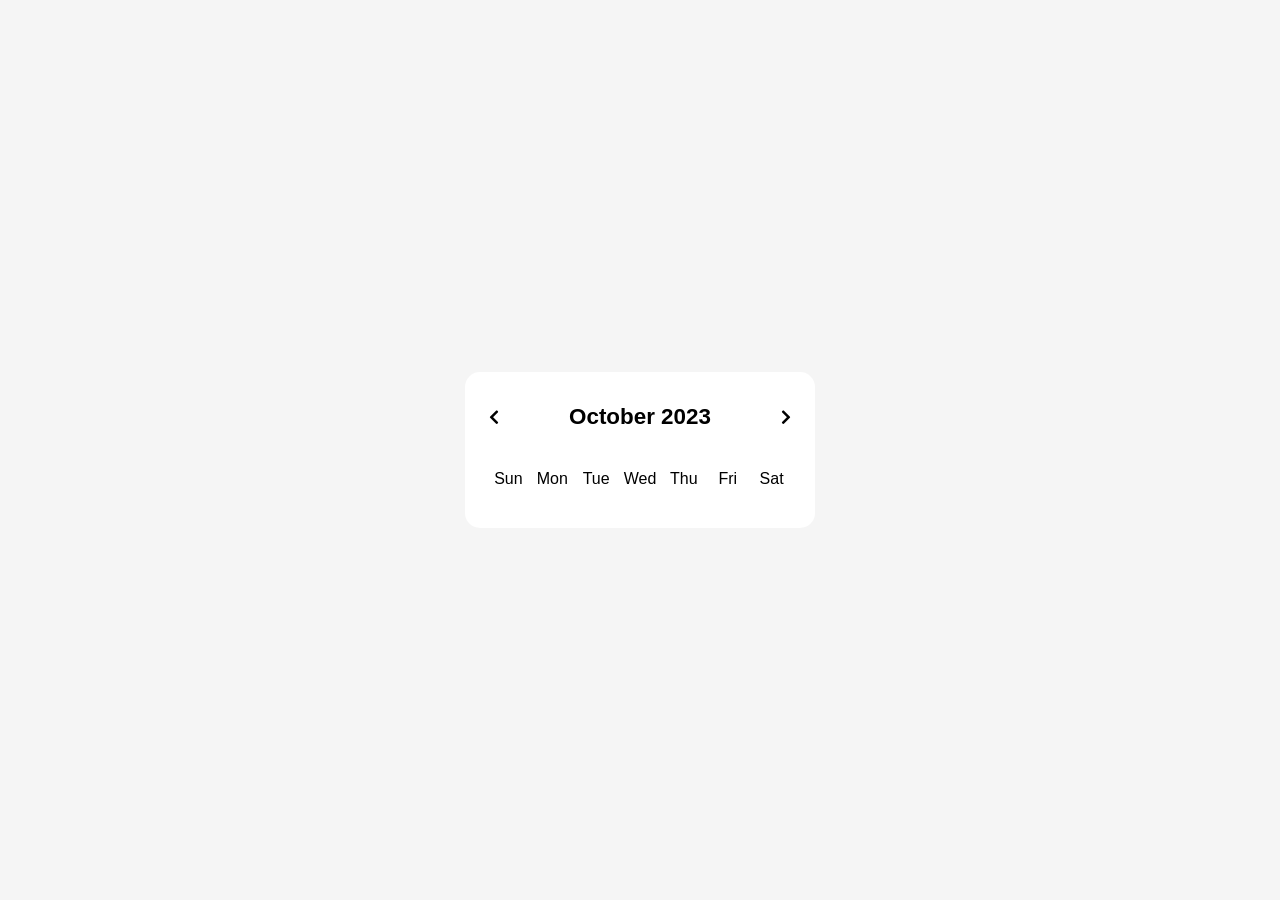
<file: calendar/index.html>
<!doctype html>
<html lang="en">
  <head>
    <meta charset="UTF-8" />
    <meta name="viewport" content="width=device-width, initial-scale=1.0" />
    <title>Button Design</title>
    <link
      rel="stylesheet"
      href="https://cdnjs.cloudflare.com/ajax/libs/font-awesome/5.15.4/css/all.min.css"
    />
    <link rel="stylesheet" href="styles.css" />
    <script src="script.js" defer></script>
  </head>
  <body>
    <div class="wrapper">
      <div class="cal-container">
        <header class="cal-header">
          <i class="fas fa-chevron-left"></i>
          <h2 class="cal-date">October 2023</h2>
          <i class="fas fa-chevron-right"></i>
        </header>

        <div class="cal-body">
          <div class="cal-week">
            <div>Sun</div>
            <div>Mon</div>
            <div>Tue</div>
            <div>Wed</div>
            <div>Thu</div>
            <div>Fri</div>
            <div>Sat</div>
          </div>

          <div class="cal-days">
            <!-- Days will be generated here -->
          </div>
        </div>
      </div>
    </div>
  </body>
</html>
</file>
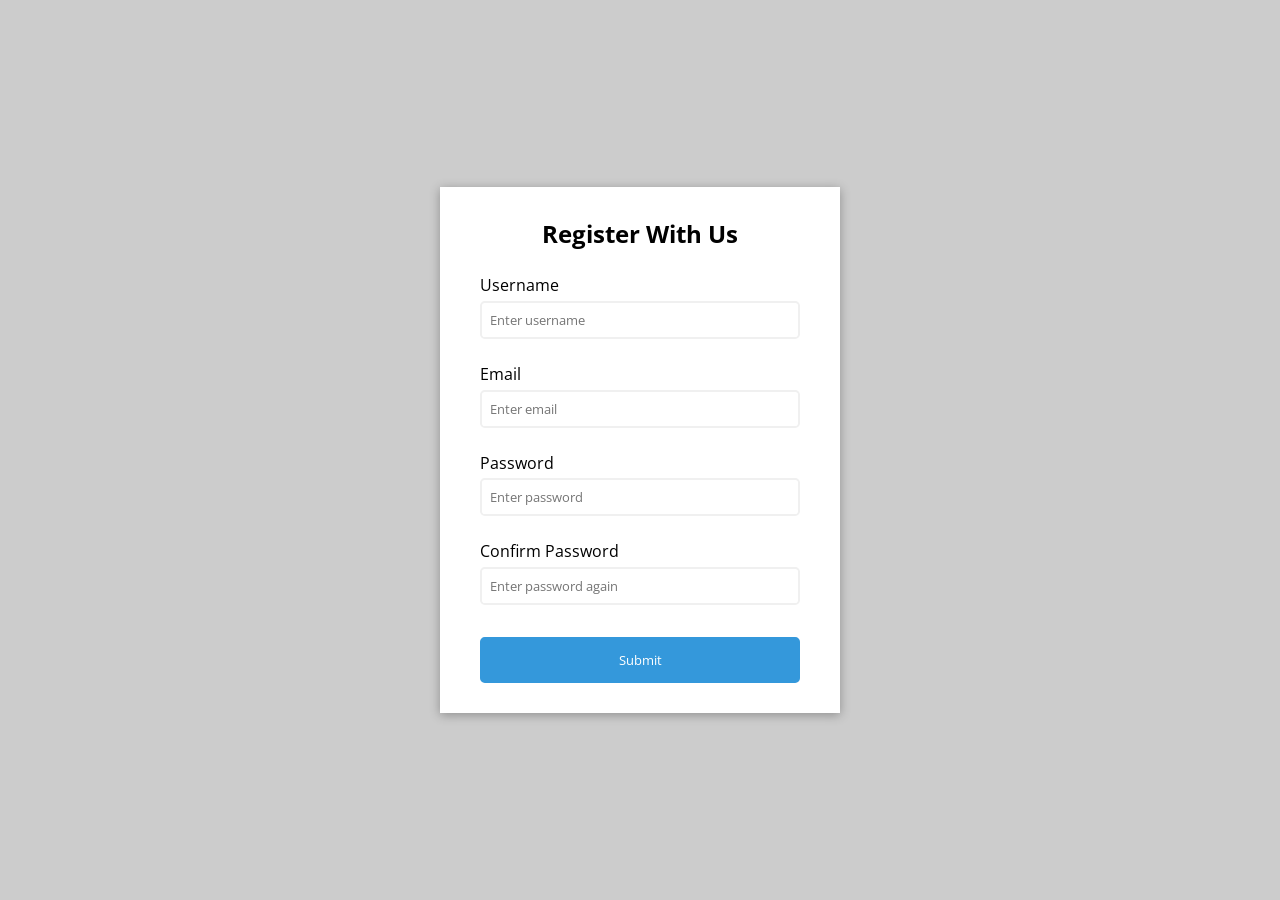
<file: login-form/index.html>
<!doctype html>
<html lang="en">
  <head>
    <meta charset="UTF-8" />
    <meta name="viewport" content="width=device-width, initial-scale=1.0" />
    <title>Form Validator</title>
    <link rel="stylesheet" href="styles.css" />
    <link rel="preconnect" href="https://fonts.googleapis.com" />
    <link rel="preconnect" href="https://fonts.gstatic.com" crossorigin />
    <link
      href="https://fonts.googleapis.com/css2?family=Open+Sans:ital,wght@0,300..800;1,300..800&display=swap"
      rel="stylesheet"
    />
    <script src="script.js" defer></script>
  </head>
  <body>
    <div class="container">
      <form id="form">
        <h1 id="title">Register With Us</h1>

        <div class="box">
          <label for="username">Username</label>
          <input
            name="username"
            id="username"
            type="text"
            placeholder="Enter username"
          />
          <span class="error-message"></span>
        </div>

        <div class="box">
          <label for="email">Email</label>
          <input
            name="email"
            id="email"
            type="email"
            placeholder="Enter email"
          />
          <span class="error-message"></span>
        </div>

        <div class="box">
          <label for="password">Password</label>
          <input
            name="password"
            id="password"
            type="password"
            placeholder="Enter password"
          />
          <span class="error-message"></span>
        </div>

        <div class="box">
          <label for="password-conf">Confirm Password</label>
          <input
            name="password-conf"
            id="password-conf"
            type="password"
            placeholder="Enter password again"
          />
          <span class="error-message"></span>
        </div>

        <div class="submit-btn">
          <input id="submit" type="submit" />
        </div>
      </form>
    </div>
  </body>
</html>
</file>
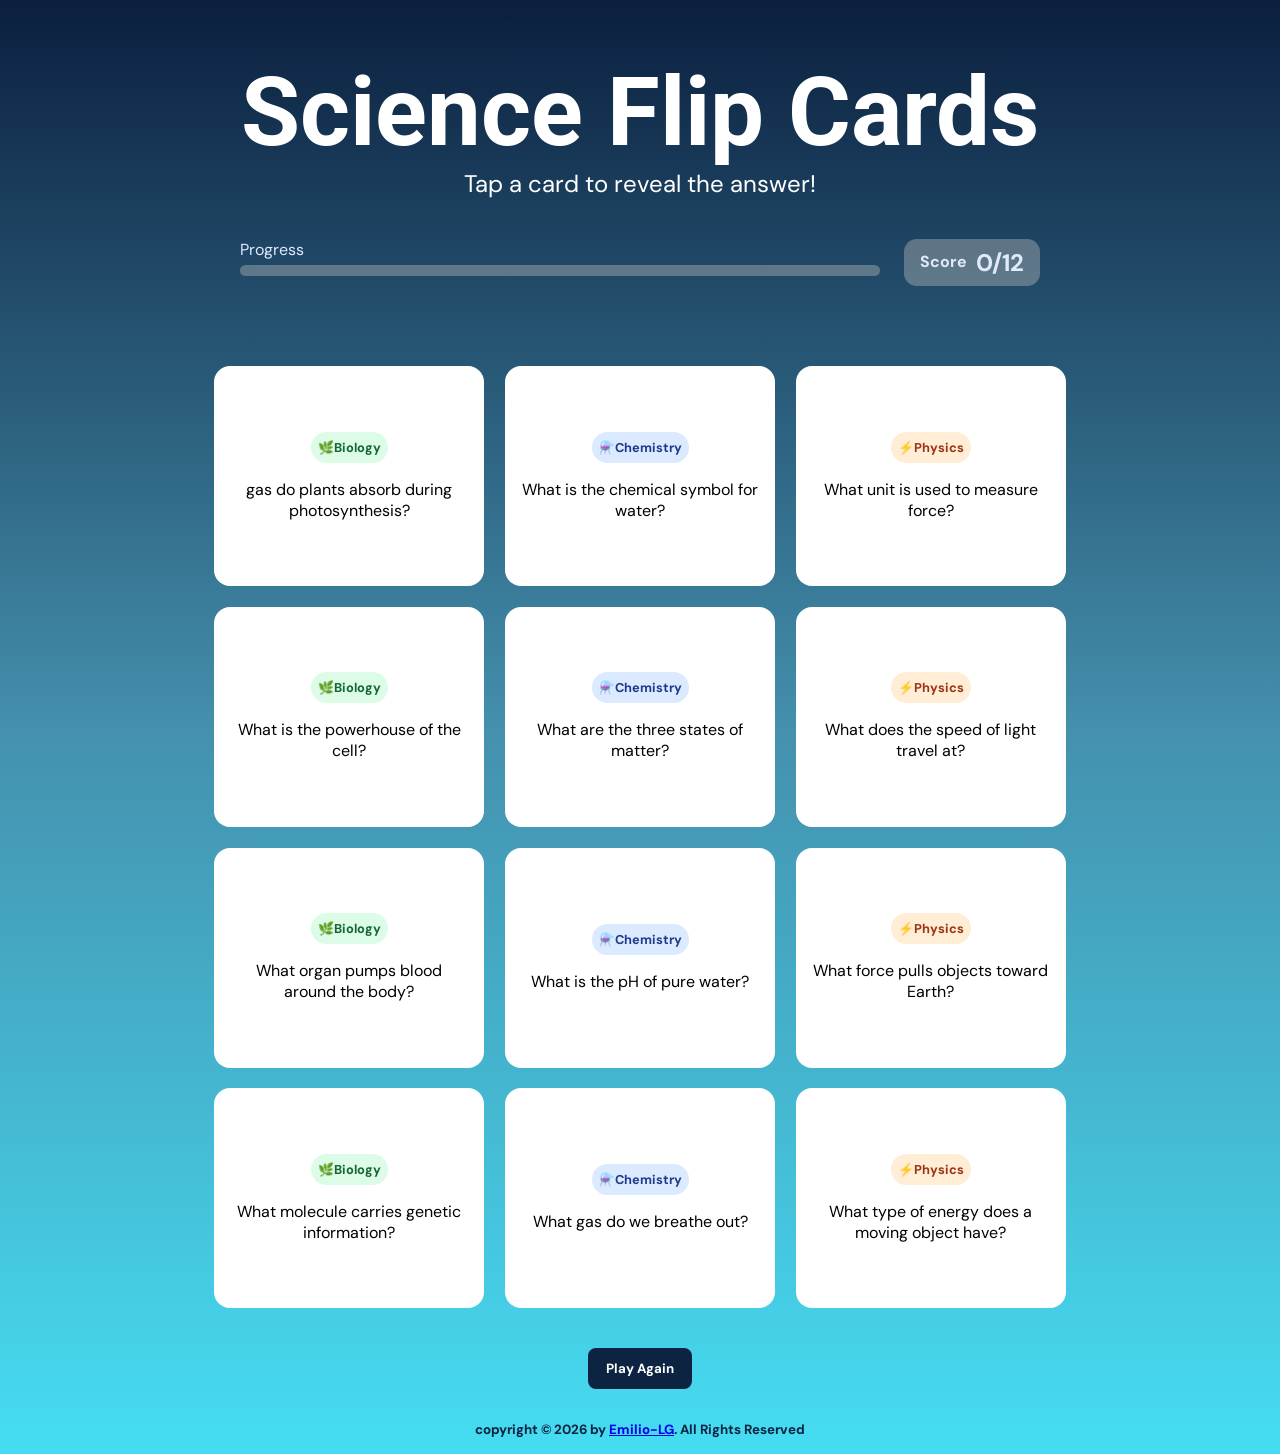
<file: Science-Flip-Cards/index.html>
<!doctype html>
<html lang="en">
  <head>
    <meta charset="UTF-8" />
    <meta name="viewport" content="width=device-width, initial-scale=1.0" />
    <title>Science Flip Cards</title>
    <link rel="stylesheet" href="styles.css" />
    <script src="script.js" defer></script>
    <link rel="preconnect" href="https://fonts.googleapis.com" />
    <link rel="preconnect" href="https://fonts.gstatic.com" crossorigin />
    <link
      href="https://fonts.googleapis.com/css2?family=DM+Sans:ital,opsz,wght@0,9..40,100..1000;1,9..40,100..1000&family=Roboto:ital,wght@0,100..900;1,100..900&display=swap"
      rel="stylesheet"
    />
  </head>
  <body>
    <form class="flip-card-form">
      <header class="header-form">
        <h1 id="title">Science Flip Cards</h1>
        <span id="sub-title">Tap a card to reveal the answer!</span>
      </header>

      <main class="main-form">
        <header class="tracker">
          <div class="progress">
            <span class="progress-title">Progress</span>
            <div class="bar">
              <div id="progress-bar"></div>
            </div>
          </div>

          <div class="score">
            <span class="score-title">Score</span>
            <span class="score-number">
              <span class="real-score">0</span>/<span class="cards-number"
                >12</span
              >
            </span>
          </div>
        </header>

        <div class="grid-cards">
          <div class="card">
            <div id="flip-1" class="grid-item recto">
              <p class="category bio">🌿Biology</p>
              <span class="item-text">
                gas do plants absorb during photosynthesis?
              </span>
            </div>

            <div class="grid-item verso back">
              <div class="span answer">Carbon dioxide (CO<sub>2</sub>)</div>
              <div class="btns">
                <span class="btn check">Got it! ✅</span>
                <span class="btn read">Not yet ❌</span>
              </div>
            </div>
          </div>

          <div class="card">
            <div id="flip-2" class="grid-item recto">
              <p class="category chem">⚗️Chemistry</p>
              <p class="item-text">What is the chemical symbol for water?</p>
            </div>
            <div class="grid-item verso">
              <div class="span answer">H<sub>2</sub>O</div>
              <div class="btns">
                <span class="btn check">Got it! ✅</span>
                <span class="btn read">Not yet ❌</span>
              </div>
            </div>
          </div>

          <div class="card">
            <div id="flip-3" class="grid-item recto">
              <p class="category phy">⚡Physics</p>
              <div class="item-text">What unit is used to measure force?</div>
            </div>
            <div class="grid-item verso">
              <div class="span answer">Newtons (N)</div>
              <div class="btns">
                <span class="btn check">Got it! ✅</span>
                <span class="btn read">Not yet ❌</span>
              </div>
            </div>
          </div>

          <div class="card">
            <div id="flip-4" class="grid-item recto">
              <p class="category bio">🌿Biology</p>
              <div class="item-text">What is the powerhouse of the cell?</div>
            </div>
            <div class="grid-item verso">
              <div class="span answer">The mitochondria</div>
              <div class="btns">
                <span class="btn check">Got it! ✅</span>
                <span class="btn read">Not yet ❌</span>
              </div>
            </div>
          </div>

          <div class="card">
            <div id="flip-5" class="grid-item recto">
              <p class="category chem">⚗️Chemistry</p>
              <div class="item-text">What are the three states of matter?</div>
            </div>
            <div class="grid-item verso">
              <div class="span answer">Solid, liquid, and gas</div>
              <div class="btns">
                <span class="btn check">Got it! ✅</span>
                <span class="btn read">Not yet ❌</span>
              </div>
            </div>
          </div>

          <div class="card">
            <div id="flip-6" class="grid-item recto">
              <p class="category phy">⚡Physics</p>
              <div class="item-text">
                What does the speed of light travel at?
              </div>
            </div>
            <div class="grid-item verso">
              <div class="span answer">About 300,000 km per second</div>
              <div class="btns">
                <span class="btn check">Got it! ✅</span>
                <span class="btn read">Not yet ❌</span>
              </div>
            </div>
          </div>

          <div class="card">
            <div id="flip-7" class="grid-item recto">
              <p class="category bio">🌿Biology</p>
              <div class="item-text">
                What organ pumps blood around the body?
              </div>
            </div>
            <div class="grid-item verso">
              <div class="span answer">The heart</div>
              <div class="btns">
                <span class="btn check">Got it! ✅</span>
                <span class="btn read">Not yet ❌</span>
              </div>
            </div>
          </div>

          <div class="card">
            <div id="flip-8" class="grid-item recto">
              <p class="category chem">⚗️Chemistry</p>
              <div class="item-text">What is the pH of pure water?</div>
            </div>
            <div class="grid-item verso">
              <div class="span answer">7 (neutral)</div>
              <div class="btns">
                <span class="btn check">Got it! ✅</span>
                <span class="btn read">Not yet ❌</span>
              </div>
            </div>
          </div>

          <div class="card">
            <div id="flip-9" class="grid-item recto">
              <p class="category phy">⚡Physics</p>
              <div class="item-text">
                What force pulls objects toward Earth?
              </div>
            </div>
            <div class="grid-item verso">
              <div class="span answer">Gravity</div>
              <div class="btns">
                <span class="btn check">Got it! ✅</span>
                <span class="btn read">Not yet ❌</span>
              </div>
            </div>
          </div>

          <div class="card">
            <div id="flip-10" class="grid-item recto">
              <p class="category bio">🌿Biology</p>
              <div class="item-text">
                What molecule carries genetic information?
              </div>
            </div>
            <div class="grid-item verso">
              <div class="span answer">DNA (deoxyribonucleic acid)</div>
              <div class="btns">
                <span class="btn check">Got it! ✅</span>
                <span class="btn read">Not yet ❌</span>
              </div>
            </div>
          </div>

          <div class="card">
            <div id="flip-11" class="grid-item recto">
              <p class="category chem">⚗️Chemistry</p>
              <div class="item-text">What gas do we breathe out?</div>
            </div>
            <div class="grid-item verso">
              <div class="span answer">Carbon dioxide (CO₂)</div>
              <div class="btns">
                <span class="btn check">Got it! ✅</span>
                <span class="btn read">Not yet ❌</span>
              </div>
            </div>
          </div>

          <div class="card">
            <div id="flip-12" class="grid-item recto">
              <p class="category phy">⚡Physics</p>
              <div class="item-text">
                What type of energy does a moving object have?
              </div>
            </div>
            <div class="grid-item verso">
              <div class="span answer">Kinetic energy</div>
              <div class="btns">
                <span class="btn check">Got it! ✅</span>
                <span class="btn read">Not yet ❌</span>
              </div>
            </div>
          </div>
        </div>
        <div class="btn">
          <button id="play-btn">Play Again</button>
        </div>

        <div class="congrats hidden">
          <h2>🎉 Well Done!</h2>
          <p>You've completed all the cards!</p>
          <h3>Final Score: 12/12</h3>
        </div>
      </main>

      <footer class="footer-form">
        <small class="copy-rights"
          >copyright &copy; 2026 by
          <a
            href="https://www.instagram.com/emile_loung"
            target="_blank"
            rel="noopener noreferrer"
            >Emilio-LG</a
          >. All Rights Reserved</small
        >
      </footer>
    </form>
  </body>
</html>
</file>
<file: calendar/styles.css>
* {
  margin: 0;
  padding: 0;
  box-sizing: border-box;
  font-family: sans-serif;
}

body {
  display: flex;
  justify-content: center;
  align-items: center;
  min-height: 100vh;
  background-color: #f5f5f5;
}

.wrapper {
  width: 100%;
  max-width: 350px;
  padding: 1rem 1.5rem;
  background-color: #fff;
  border-radius: 15px;
}

.cal-header {
  display: flex;
  justify-content: space-between;
  align-items: center;
  margin: 1rem 0;
}

.cal-header i {
  cursor: pointer;
}

.cal-header i:active {
  transform: scale(0.8);
  color: #e98726;
}

.cal-date {
  font-size: 1.4rem;
}

.cal-body {
  display: flex;
  flex-direction: column;
  width: 100%;
}

.cal-week,
.cal-days {
  display: grid;
  grid-template-columns: repeat(7, 1fr);
  text-align: center;
  gap: 5px;
}

.cal-week {
  margin: 1rem 0;
  transition: all 0.5s;
}

.cal-week div {
  flex: 1;
  text-align: center;
  padding-block: 0.5rem;
}

.cal-days div {
  padding: 1rem 0.5rem;
  transition: all 0.15s;
  border-radius: 5px;
}

.cal-days div:hover,
.active {
  color: #fff;
  background-color: #e98726;
}
</file>
<file: login-form/styles.css>
:root {
  --red: #e74c3c;
  --green: #2ecc71;
  --white: #fff;
  --black: #000;
  --light-gray: #ccc;
  --blue: #3498db;
}

*::before,
*,
*::after {
  margin: 0;
  padding: 0;
  box-sizing: border-box;
  font-family: "Open Sans", sans-serif;
}

body {
  background-color: var(--light-gray);
  display: flex;
  justify-content: center;
  align-items: center;
  min-height: 100vh;
}

.container {
  max-width: 400px;
  background-color: var(--white);
}

form#form {
  padding: 30px 40px;
  box-shadow: 0 2px 10px rgba(0, 0, 0, 0.3);
}

form#form h1#title {
  text-align: center;
  margin-bottom: 1.5rem;
  font-size: 1.5rem;
}

form#form .box {
  position: relative;
}

form#form .box label {
  font-size: 1rem;
}

form#form .box label:not([for="username"]) {
  display: inline-block;
  margin-top: 1.5rem;
}

form#form .box input {
  display: inline-block;
  padding: 0.5rem;
  width: 100%;
  margin-top: 0.3rem;
  border: 2px solid #f0f0f0;
}

form#form .box input:focus {
  outline: 0;
  border-color: #777;
}

.submit-btn {
  margin-top: 2rem;
}

.submit-btn #submit {
  padding: 12px 18px;
  width: 100%;
  background-color: var(--blue);
  color: var(--white);
  border: 2px solid var(--blue);
}

.submit-btn #submit,
form#form .box input {
  border-radius: 0.3rem;
  cursor: pointer;
}

.submit-btn #submit:active {
  opacity: 0.8;
}

form#form .box.valid input {
  border: 2px solid var(--green);
}

form#form .box.invalid input {
  border: 2px solid var(--red);
}

form#form .box.invalid .error-message {
  visibility: visible;
}

.error-message {
  visibility: hidden;
  position: absolute;
  left: 7px;
  bottom: -1.2rem;
  color: var(--red);
  font-size: 0.8rem;
}
</file>
<file: Science-Flip-Cards/styles.css>
/* ==========================
  GENERAL STYLING
========================== */

:root {
  --bg-color: linear-gradient(180deg, #0b1f3e, #4490ad, #45ddf3);
  --white-color: #fff;
  --light-blue: #e0e9ff;
  --dark-blue: #0c2342;
  --general-font: "DM Sans", sans-serif;
  --bg-color-box: rgb(187, 187, 187, 0.4);

  --biology-color: #166534;
  --biology-bg-color: #dcfce7;

  --chemistry-color: #1e3a8a;
  --chemistry-bg-color: #dbeafe;

  --physics-color: #9a3412;
  --physics-bg-color: #ffedd5;

  --green: #10b981;
  --orange: #f59e0b;
}

*,
*::before,
*::after {
  margin: 0;
  padding: 0;
  box-sizing: border-box;
  font-family: var(--general-font);
}

body {
  min-height: 100vh;
  margin: 3.5rem 0 1rem;
  background: var(--bg-color);
}

/* ==========================
  SUBJECT TAGS
========================== */

.bio,
.chem,
.phy {
  padding: 5px;
  border-radius: 1rem;
  margin-bottom: 1rem;
  font-size: 0.8rem;
  font-weight: bold;
  padding: 7px;
}

.bio {
  color: var(--biology-color);
  background: var(--biology-bg-color);
}

.chem {
  color: var(--chemistry-color);
  background: var(--chemistry-bg-color);
}

.phy {
  color: var(--physics-color);
  background: var(--physics-bg-color);
}

/* ==========================
  HEADER
========================== */

/* .header-form {
  padding-top: 3.5rem;
} */

.header-form #title,
.header-form #sub-title {
  text-align: center;
  color: var(--white-color);
}

.header-form #title {
  font-size: 6rem;
  font-family: Roboto, sans-serif;
}

.header-form #sub-title {
  font-size: 1.5rem;
  display: block;
}

/* ==========================
  MAIN
========================== */

.main-form {
  width: 100%;
  margin-top: 2.5rem;
  padding-inline: clamp(15px, 5vw, 250px); /* bad form -> padding: 0 250px; */
}

/* Tracker */

.main-form .tracker {
  margin: 0 auto;
  display: flex;
  gap: 1.5rem;
  max-width: 800px;
}

.main-form .progress {
  display: flex;
  flex-direction: column;
  gap: 5px;
  color: var(--light-blue);
  flex: 1;
}

.tracker div.score {
  max-width: fit-content;
}

.main-form .progress-bar {
  height: 0.7rem;
  border-radius: 1.5rem;
  background-color: var(--bg-color-box);
}

.main-form .bar {
  accent-color: var(--green);
  background-color: var(--bg-color-box);
  height: 0.7rem;
  border-radius: 1rem;
  overflow: hidden;
  max-width: 700px;
}

.main-form .bar #progress-bar {
  accent-color: var(--green);
  background-color: var(--green);
  height: 100%;
  width: 0%;
  border-radius: 1rem;
  transition: all ease 0.5s;
}

.main-form div.score {
  padding: 0.5rem 1rem;
  border-radius: 0.8rem;
  background-color: var(--bg-color-box);
  color: var(--light-blue);
  font-weight: bold;
}

.main-form span.score-number {
  margin-left: 5px;
  font-size: 1.5rem;
  vertical-align: middle;
}

/* ==========================
  GRID
========================== */

.main-form .grid-cards {
  display: grid;
  margin-top: 5rem;
  gap: 1.3rem;
  justify-content: center;
  grid-template-columns: repeat(3, minmax(200px, 270px));
  grid-auto-rows: 220px;
}

.main-form .grid-item {
  display: flex;
  flex-direction: column;
  justify-content: center;
  align-items: center;

  padding: 1rem;
  text-align: center;
  background-color: var(--white-color);
  border-radius: 1rem;

  /* cursor: pointer; */
  transition: all 0.7s;
  transform-style: preserve-3d;
  width: 100%;
  height: 100%;
}

.card {
  display: flex;
  position: relative;
  transition: all 0.55s;
}

.card.flipped .recto {
  transform: rotateY(-180deg);
}

.card.flipped .verso {
  transform: rotateY(0deg);
}

.card.checked .grid-item {
  opacity: 0.5;
  border: 3px solid #0f9432;
}

.main-form .grid-cards > .card:not(.checked):hover {
  transform: translateY(-0.3rem);
}

/* The checked card can't have an event anymore i've just learned this property 🙂*/
/* .card.checked {
  pointer-events: none;
} */

.main-form .recto {
  position: absolute;
  backface-visibility: hidden;
}

.main-form .verso {
  transform: rotateY(180deg);
  backface-visibility: hidden;
}

.main-form .verso .btns {
  display: flex;
  margin-top: 1.5rem;
  gap: 1rem;
}

.main-form .verso .btns > span.btn {
  font-size: 0.8rem;
  margin: 0;
  padding: 12px 18px;
  border: none;
  border-radius: 5rem;
  cursor: pointer;
  background-color: var(--chemistry-color);
  color: var(--white-color);
}

.main-form .verso .btns span.check {
  background-color: var(--green);
}

.main-form .verso .btns span.read {
  background-color: var(--orange);
}

/* ==========================
  BUTTON
========================== */

.main-form .btn {
  display: flex;
  justify-content: center;
  margin-top: 2.5rem;
}

.main-form .btn #play-btn {
  padding: 12px 18px;
  border: none;
  border-radius: 0.5rem;

  background-color: var(--dark-blue);
  color: var(--white-color);

  font-weight: bold;
  cursor: pointer;
  transition: all 0.15s;
}

.main-form .btn #play-btn:active {
  opacity: 0.8;
}

.congrats.hidden {
  display: none;
}

.congrats.show {
  display: block;
  background-color: var(--white-color);
  max-width: 800px;
  border-radius: 1rem;
  padding: 3rem 1rem;
  text-align: center;
  margin: 3rem auto 0;
  line-height: 1.6;
}

/* ==========================
  FOOTER
========================== */

.footer-form {
  display: flex;
  justify-content: center;
  padding-top: 2rem;
}

.footer-form .copy-rights {
  color: var(--dark-blue);
  font-weight: bold;
}

/* ==========================
  RESPONSIVE
========================== */

/* Tablet */

@media (max-width: 1023px) {
  .header-form #title {
    font-size: 4.5rem;
  }

  .header-form #sub-title {
    font-size: 1.7rem;
  }

  .main-form .grid-cards {
    grid-template-columns: repeat(auto-fit, minmax(250px, 350px));
  }
}

/* Mobile */

@media (max-width: 767px) {
  .header-form #title {
    font-size: 3rem;
  }

  .header-form #sub-title {
    font-size: 1.3rem;
  }

  .tracker .progress-bar {
    width: auto;
    height: 3px;
    padding: 0.3rem;
  }
}
</file>
